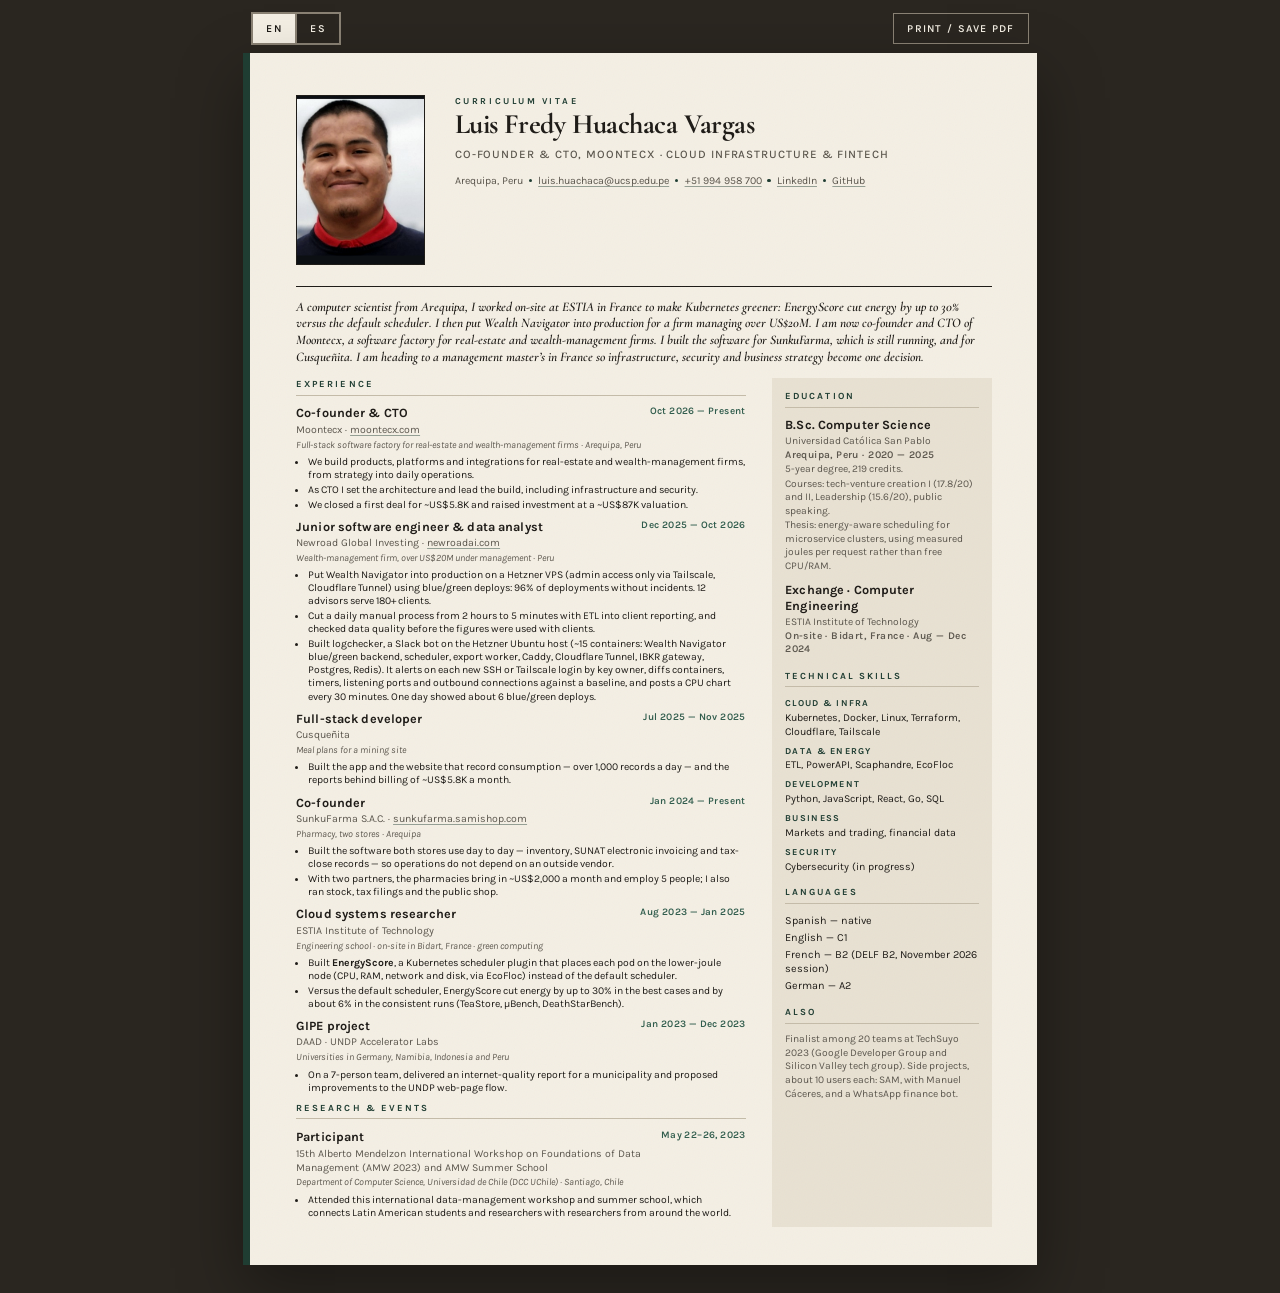
<file: index.html>
<!DOCTYPE html>
<html lang="en">
<head>
  <meta charset="UTF-8">
  <meta name="viewport" content="width=device-width, initial-scale=1">
  <meta name="description" content="Luis Fredy Huachaca Vargas — co-founder and CTO at Moontecx. Cloud infrastructure for fintech, Wealth Navigator in production, on-site green-computing research at ESTIA.">
  <title>Luis Fredy Huachaca Vargas — Curriculum Vitae</title>
  <link rel="preconnect" href="https://fonts.googleapis.com">
  <link rel="preconnect" href="https://fonts.gstatic.com" crossorigin>
  <link href="https://fonts.googleapis.com/css2?family=Cormorant+Garamond:ital,wght@0,600;0,700;1,600&family=Karla:ital,wght@0,400;0,500;0,600;0,700;1,400&display=swap" rel="stylesheet">
  <link rel="stylesheet" href="style.css">
</head>
<body>
  <div class="toolbar no-print">
    <div class="lang" role="group" aria-label="Language">
      <button type="button" data-set-lang="en" aria-pressed="true">EN</button>
      <button type="button" data-set-lang="es" aria-pressed="false">ES</button>
    </div>
    <button type="button" data-print data-i18n="print">Print / Save PDF</button>
  </div>

  <main class="sheet" aria-label="Curriculum vitae">
    <header class="masthead">
      <figure class="photo-frame">
        <img
          src="assets/luis-huachaca.jpg"
          width="888"
          height="1184"
          alt="Portrait of Luis Fredy Huachaca Vargas"
          data-i18n-alt="photoAlt"
        >
      </figure>
      <div class="identity">
        <p class="kicker" data-i18n="kicker">Curriculum Vitae</p>
        <h1>Luis Fredy Huachaca Vargas</h1>
        <p class="role" data-i18n="role">Co-founder &amp; CTO, Moontecx · Cloud infrastructure &amp; fintech</p>
        <ul class="contact">
          <li data-i18n="location">Arequipa, Peru</li>
          <li><a href="mailto:luis.huachaca@ucsp.edu.pe">luis.huachaca@ucsp.edu.pe</a></li>
          <li><a href="tel:+51994958700">+51 994 958 700</a></li>
          <li><a href="https://linkedin.com/in/luis-huachaca-vargas-5a893120a">LinkedIn</a></li>
          <li><a href="https://github.com/Luis-Huachaca-HV">GitHub</a></li>
        </ul>
      </div>
    </header>

    <p class="summary" data-i18n="summary">
      A computer scientist from Arequipa, I worked on-site at ESTIA in France to make Kubernetes greener: EnergyScore cut energy by up to 30% versus the default scheduler. I then put Wealth Navigator into production for a firm managing over US$20M. I am now co-founder and CTO of Moontecx, a software factory for real-estate and wealth-management firms. I built the software for SunkuFarma, which is still running, and for Cusqueñita. I am heading to a management master’s in France so infrastructure, security and business strategy become one decision.
    </p>

    <div class="layout">
      <section class="main-col">
        <h2 data-i18n="experience">Experience</h2>

        <article class="job">
          <div class="job-head">
            <h3 data-i18n="mx.title">Co-founder &amp; CTO</h3>
            <p class="when" data-i18n="mx.when">Oct 2026 — Present</p>
            <p class="org"><span data-i18n="mx.org">Moontecx</span> · <a href="https://www.moontecx.com/">moontecx.com</a></p>
            <p class="context" data-i18n="mx.ctx">Full-stack software factory for real-estate and wealth-management firms · Arequipa, Peru</p>
          </div>
          <ul>
            <li data-i18n="mx.b1">We build products, platforms and integrations for real-estate and wealth-management firms, from strategy into daily operations.</li>
            <li data-i18n="mx.b2">As CTO I set the architecture and lead the build, including infrastructure and security.</li>
            <li data-i18n="mx.b3">We closed a first deal for ~US$5.8K and raised investment at a ~US$87K valuation.</li>
          </ul>
        </article>

        <article class="job">
          <div class="job-head">
            <h3 data-i18n="nr.title">Junior software engineer &amp; data analyst</h3>
            <p class="when" data-i18n="nr.when">Dec 2025 — Oct 2026</p>
            <p class="org"><span data-i18n="nr.org">Newroad Global Investing</span> · <a href="https://www.newroadai.com/">newroadai.com</a></p>
            <p class="context" data-i18n="nr.ctx">Wealth-management firm, over US$20M under management · Peru</p>
          </div>
          <ul>
            <li data-i18n="nr.b1">Put Wealth Navigator into production on a Hetzner VPS (admin access only via Tailscale, Cloudflare Tunnel) using blue/green deploys: 96% of deployments without incidents. 12 advisors serve 180+ clients.</li>
            <li data-i18n="nr.b2">Cut a daily manual process from 2 hours to 5 minutes with ETL into client reporting, and checked data quality before the figures were used with clients.</li>
            <li data-i18n="nr.b3">Built logchecker, a Slack bot on the Hetzner Ubuntu host (~15 containers: Wealth Navigator blue/green backend, scheduler, export worker, Caddy, Cloudflare Tunnel, IBKR gateway, Postgres, Redis). It alerts on each new SSH or Tailscale login by key owner, diffs containers, timers, listening ports and outbound connections against a baseline, and posts a CPU chart every 30 minutes. One day showed about 6 blue/green deploys.</li>
          </ul>
        </article>

        <article class="job">
          <div class="job-head">
            <h3 data-i18n="cq.title">Full-stack developer</h3>
            <p class="when" data-i18n="cq.when">Jul 2025 — Nov 2025</p>
            <p class="org" data-i18n="cq.org">Cusqueñita</p>
            <p class="context" data-i18n="cq.ctx">Meal plans for a mining site</p>
          </div>
          <ul>
            <li data-i18n="cq.b1">Built the app and the website that record consumption — over 1,000 records a day — and the reports behind billing of ~US$5.8K a month.</li>
          </ul>
        </article>

        <article class="job">
          <div class="job-head">
            <h3 data-i18n="sf.title">Co-founder</h3>
            <p class="when" data-i18n="sf.when">Jan 2024 — Present</p>
            <p class="org"><span data-i18n="sf.org">SunkuFarma S.A.C.</span> · <a href="https://sunkufarma.samishop.com/">sunkufarma.samishop.com</a></p>
            <p class="context" data-i18n="sf.ctx">Pharmacy, two stores · Arequipa</p>
          </div>
          <ul>
            <li data-i18n="sf.b1">Built the software both stores use day to day — inventory, SUNAT electronic invoicing and tax-close records — so operations do not depend on an outside vendor.</li>
            <li data-i18n="sf.b2">With two partners, the pharmacies bring in ~US$2,000 a month and employ 5 people; I also ran stock, tax filings and the public shop.</li>
          </ul>
        </article>

        <article class="job">
          <div class="job-head">
            <h3 data-i18n="estia.title">Cloud systems researcher</h3>
            <p class="when" data-i18n="estia.when">Aug 2023 — Jan 2025</p>
            <p class="org" data-i18n="estia.org">ESTIA Institute of Technology</p>
            <p class="context" data-i18n="estia.ctx">Engineering school · on-site in Bidart, France · green computing</p>
          </div>
          <ul>
            <li data-i18n-html="estia.b1">Built <strong>EnergyScore</strong>, a Kubernetes scheduler plugin that places each pod on the lower-joule node (CPU, RAM, network and disk, via EcoFloc) instead of the default scheduler.</li>
            <li data-i18n="estia.b2">Versus the default scheduler, EnergyScore cut energy by up to 30% in the best cases and by about 6% in the consistent runs (TeaStore, µBench, DeathStarBench).</li>
          </ul>
        </article>

        <article class="job">
          <div class="job-head">
            <h3 data-i18n="gipe.title">GIPE project</h3>
            <p class="when" data-i18n="gipe.when">Jan 2023 — Dec 2023</p>
            <p class="org" data-i18n="gipe.org">DAAD · UNDP Accelerator Labs</p>
            <p class="context" data-i18n="gipe.ctx">Universities in Germany, Namibia, Indonesia and Peru</p>
          </div>
          <ul>
            <li data-i18n="gipe.b1">On a 7-person team, delivered an internet-quality report for a municipality and proposed improvements to the UNDP web-page flow.</li>
          </ul>
        </article>

        <h2 data-i18n="events">Research &amp; events</h2>
        <article class="job">
          <div class="job-head">
            <h3 data-i18n="amw.title">Participant</h3>
            <p class="when" data-i18n="amw.when">May 22–26, 2023</p>
            <p class="org" data-i18n="amw.org">15th Alberto Mendelzon International Workshop on Foundations of Data Management (AMW 2023) and AMW Summer School</p>
            <p class="context" data-i18n="amw.ctx">Department of Computer Science, Universidad de Chile (DCC UChile) · Santiago, Chile</p>
          </div>
          <ul>
            <li data-i18n="amw.b1">Attended this international data-management workshop and summer school, which connects Latin American students and researchers with researchers from around the world.</li>
          </ul>
        </article>

      </section>

      <aside class="side-col">
        <h2 data-i18n="education">Education</h2>
        <article class="edu">
          <h3 data-i18n="edu.bs">B.Sc. Computer Science</h3>
          <p>Universidad Católica San Pablo</p>
          <p class="when" data-i18n="edu.ucsp">Arequipa, Peru · 2020 — 2025</p>
          <p data-i18n="edu.degree">5-year degree, 219 credits.</p>
          <p data-i18n="edu.courses">Courses: tech-venture creation I (17.8/20) and II, Leadership (15.6/20), public speaking.</p>
          <p data-i18n="edu.thesis">Thesis: energy-aware scheduling for microservice clusters, using measured joules per request rather than free CPU/RAM.</p>
        </article>
        <article class="edu">
          <h3 data-i18n="edu.estia">Exchange · Computer Engineering</h3>
          <p>ESTIA Institute of Technology</p>
          <p class="when" data-i18n="edu.estiaWhen">On-site · Bidart, France · Aug — Dec 2024</p>
        </article>
        <h2 data-i18n="skills">Technical skills</h2>
        <dl class="skills">
          <div>
            <dt data-i18n="sk.cloud">Cloud &amp; infra</dt>
            <dd>Kubernetes, Docker, Linux, Terraform, Cloudflare, Tailscale</dd>
          </div>
          <div>
            <dt data-i18n="sk.data">Data &amp; energy</dt>
            <dd>ETL, PowerAPI, Scaphandre, EcoFloc</dd>
          </div>
          <div>
            <dt data-i18n="sk.dev">Development</dt>
            <dd>Python, JavaScript, React, Go, SQL</dd>
          </div>
          <div>
            <dt data-i18n="sk.biz">Business</dt>
            <dd data-i18n="sk.bizDd">Markets and trading, financial data</dd>
          </div>
          <div>
            <dt data-i18n="sk.sec">Security</dt>
            <dd data-i18n="sk.secDd">Cybersecurity (in progress)</dd>
          </div>
        </dl>

        <h2 data-i18n="spoken">Languages</h2>
        <ul class="plain">
          <li data-i18n="sp.es">Spanish — native</li>
          <li data-i18n="sp.en">English — C1</li>
          <li data-i18n="sp.fr">French — B2 (DELF B2, November 2026 session)</li>
          <li data-i18n="sp.de">German — A2</li>
        </ul>

        <h2 data-i18n="also">Also</h2>
        <p class="aside-note" data-i18n="alsoText">Finalist among 20 teams at TechSuyo 2023 (Google Developer Group and Silicon Valley tech group). Side projects, about 10 users each: SAM, with Manuel Cáceres, and a WhatsApp finance bot.</p>
      </aside>
    </div>
  </main>
  <script src="cv.js"></script>
</body>
</html>
</file>
<file: style.css>
:root {
  --paper: #f4efe4;
  --paper-side: #e8e1d2;
  --ink: #1c1915;
  --muted: #5a554c;
  --rule: #c4bba8;
  --accent: #1f3d32;
  --accent-soft: #2d5a4a;
  --screen: #2a2620;
  --photo-edge: #1c1915;
  --display: "Cormorant Garamond", "Palatino Linotype", Palatino, serif;
  --sans: "Karla", "Gill Sans", "Trebuchet MS", sans-serif;
}

*,
*::before,
*::after {
  box-sizing: border-box;
}

html {
  font-size: 11pt;
}

body {
  margin: 0;
  min-height: 100vh;
  background: var(--screen);
  color: var(--ink);
  font-family: var(--sans);
  font-weight: 400;
  line-height: 1.32;
  -webkit-font-smoothing: antialiased;
}

a {
  color: inherit;
  text-decoration-color: color-mix(in srgb, var(--accent) 45%, transparent);
  text-underline-offset: 0.15em;
}

a:hover {
  color: var(--accent);
}

.toolbar {
  display: flex;
  align-items: center;
  justify-content: space-between;
  gap: 1rem;
  max-width: 210mm;
  margin: 0 auto;
  padding: 12px 8px 8px;
}

.lang {
  display: flex;
  border: 1px solid #8a8274;
}

.lang button {
  border: 0;
  letter-spacing: 0.16em;
}

.lang button[aria-pressed="true"] {
  background: #f4efe4;
  color: var(--ink);
}

.toolbar button {
  appearance: none;
  border: 1px solid #8a8274;
  background: transparent;
  color: #f4efe4;
  font-family: inherit;
  font-size: 0.72rem;
  font-weight: 600;
  letter-spacing: 0.12em;
  text-transform: uppercase;
  padding: 0.55rem 0.9rem;
  cursor: pointer;
}

.toolbar button:hover {
  background: #f4efe4;
  color: var(--ink);
}

.sheet {
  position: relative;
  display: flex;
  flex-direction: column;
  width: 210mm;
  min-height: 297mm;
  margin: 0 auto 28px;
  padding: 11mm 12mm 10mm 14mm;
  background: var(--paper);
  box-shadow: 0 24px 60px rgba(0, 0, 0, 0.35);
  overflow: hidden;
}

.sheet::after {
  content: "";
  position: absolute;
  left: 0;
  top: 0;
  bottom: 0;
  width: 1.8mm;
  background: var(--accent);
}

.sheet::before {
  content: "";
  position: absolute;
  inset: 0;
  pointer-events: none;
  opacity: 0.045;
  background-image: url("data:image/svg+xml,%3Csvg xmlns='http://www.w3.org/2000/svg' width='180' height='180'%3E%3Cfilter id='n'%3E%3CfeTurbulence type='fractalNoise' baseFrequency='.85' numOctaves='4' stitchTiles='stitch'/%3E%3C/filter%3E%3Crect width='180' height='180' filter='url(%23n)' opacity='.9'/%3E%3C/svg%3E");
}

.masthead {
  display: grid;
  grid-template-columns: 34mm 1fr;
  gap: 8mm;
  align-items: start;
  padding-bottom: 5.5mm;
  border-bottom: 0.35mm solid var(--ink);
}

.photo-frame {
  margin: 0;
  width: 34mm;
  height: 45mm;
  min-width: 34mm;
  min-height: 45mm;
  flex-shrink: 0;
  overflow: hidden;
  border: 0.2mm solid var(--photo-edge);
  background: #cfc8ba;
}

.photo-frame img {
  display: block;
  width: 100%;
  height: 100%;
  object-fit: cover;
  object-position: 50% 10%;
  filter: saturate(0.84) contrast(1.05);
}

.kicker {
  margin: 0 0 1.5mm;
  font-size: 0.62rem;
  font-weight: 700;
  letter-spacing: 0.28em;
  text-transform: uppercase;
  color: var(--accent);
}

h1 {
  margin: 0;
  font-family: var(--display);
  font-size: 1.92rem;
  font-weight: 700;
  letter-spacing: -0.02em;
  line-height: 0.92;
  color: var(--ink);
}

.role {
  margin: 2.2mm 0 3.4mm;
  font-size: 0.78rem;
  font-weight: 500;
  letter-spacing: 0.08em;
  text-transform: uppercase;
  color: var(--muted);
}

.contact {
  display: flex;
  flex-wrap: wrap;
  gap: 0.35rem 1.05rem;
  margin: 0;
  padding: 0;
  list-style: none;
  font-size: 0.72rem;
  color: var(--muted);
}

.contact li {
  position: relative;
}

.contact li:not(:last-child)::after {
  content: "";
  position: absolute;
  right: -0.62rem;
  top: 0.42em;
  width: 0.22rem;
  height: 0.22rem;
  border-radius: 50%;
  background: var(--accent);
}

.summary {
  margin: 3.2mm 0 3.4mm;
  font-family: var(--display);
  font-size: 0.9rem;
  font-weight: 600;
  font-style: italic;
  line-height: 1.26;
  color: var(--ink);
}

.layout {
  display: grid;
  grid-template-columns: 1fr 58mm;
  gap: 7mm;
  align-items: stretch;
  flex: 1;
}

h2 {
  margin: 0 0 2.6mm;
  padding-bottom: 1.1mm;
  border-bottom: 0.18mm solid var(--rule);
  font-size: 0.64rem;
  font-weight: 700;
  letter-spacing: 0.22em;
  text-transform: uppercase;
  color: var(--accent);
}

.main-col h2 + .job {
  margin-top: 0;
}

.job {
  margin: 0 0 2.15mm;
}

.job.compact {
  margin-bottom: 1.8mm;
}

.job-head {
  display: grid;
  grid-template-columns: 1fr auto;
  column-gap: 3mm;
  row-gap: 0.2mm;
  margin-bottom: 1.1mm;
}

.job-head h3,
.edu h3 {
  margin: 0;
  grid-column: 1;
  font-size: 0.86rem;
  font-weight: 700;
  letter-spacing: 0.01em;
}

.org {
  margin: 0;
  grid-column: 1;
  font-size: 0.72rem;
  color: var(--muted);
}

.context {
  margin: 0.3mm 0 0;
  grid-column: 1 / -1;
  font-size: 0.66rem;
  font-style: italic;
  line-height: 1.25;
  color: var(--muted);
}

.when {
  margin: 0;
  grid-column: 2;
  grid-row: 1;
  font-size: 0.68rem;
  font-weight: 600;
  letter-spacing: 0.04em;
  color: var(--accent-soft);
  white-space: nowrap;
  text-align: right;
}

.job ul {
  margin: 0;
  padding: 0 0 0 3.2mm;
}

.job li {
  margin: 0 0 0.45mm;
  font-size: 0.71rem;
  line-height: 1.26;
}

.ph {
  font-style: normal;
  font-weight: 700;
  letter-spacing: 0;
  color: #8a3b12;
}

.job li strong {
  font-weight: 700;
}

.side-col {
  padding: 3.2mm 3.4mm 2mm;
  background: var(--paper-side);
}

.side-col h2:not(:first-child) {
  margin-top: 3.4mm;
}

.edu {
  margin: 0 0 2.2mm;
}

.edu p {
  margin: 0.2mm 0 0;
  font-size: 0.7rem;
  color: var(--muted);
}

.edu .when {
  display: block;
  text-align: left;
  white-space: normal;
}

.skills {
  margin: 0;
}

.skills div {
  margin: 0 0 1.7mm;
}

.skills dt {
  font-size: 0.62rem;
  font-weight: 700;
  letter-spacing: 0.14em;
  text-transform: uppercase;
  color: var(--accent);
}

.skills dd {
  margin: 0.5mm 0 0;
  font-size: 0.72rem;
  line-height: 1.28;
}

.plain {
  margin: 0;
  padding: 0;
  list-style: none;
  font-size: 0.74rem;
}

.plain li {
  margin: 0 0 0.7mm;
}

.aside-note {
  margin: 0;
  font-size: 0.7rem;
  line-height: 1.32;
  color: var(--muted);
}

@media screen and (max-width: 900px) {
  html {
    font-size: 15px;
  }

  body {
    background: var(--paper);
  }

  .toolbar {
    padding: 12px 16px;
  }

  .sheet {
    width: auto;
    min-height: 0;
    margin: 0;
    padding: 18px 16px 28px;
    box-shadow: none;
  }

  .masthead,
  .layout,
  .job-head {
    display: block;
  }

  .photo-frame {
    width: 104px;
    height: 138px;
    margin-bottom: 12px;
  }

  .when {
    text-align: left;
    margin: 2px 0 6px;
  }

  .side-col {
    margin-top: 18px;
  }
}

@page {
  size: A4;
  margin: 0;
}

@media print {
  html {
    font-size: 10.15pt;
  }

  body {
    background: white;
  }

  .no-print {
    display: none !important;
  }

  .sheet {
    width: 210mm;
    height: 297mm;
    min-height: 297mm;
    margin: 0;
    padding: 11mm 12mm 10mm 14mm;
    box-shadow: none;
    overflow: hidden;
    -webkit-print-color-adjust: exact;
    print-color-adjust: exact;
  }

  a {
    text-decoration: none;
  }

  .ph {
    color: #8a3b12;
  }
}
</file>
